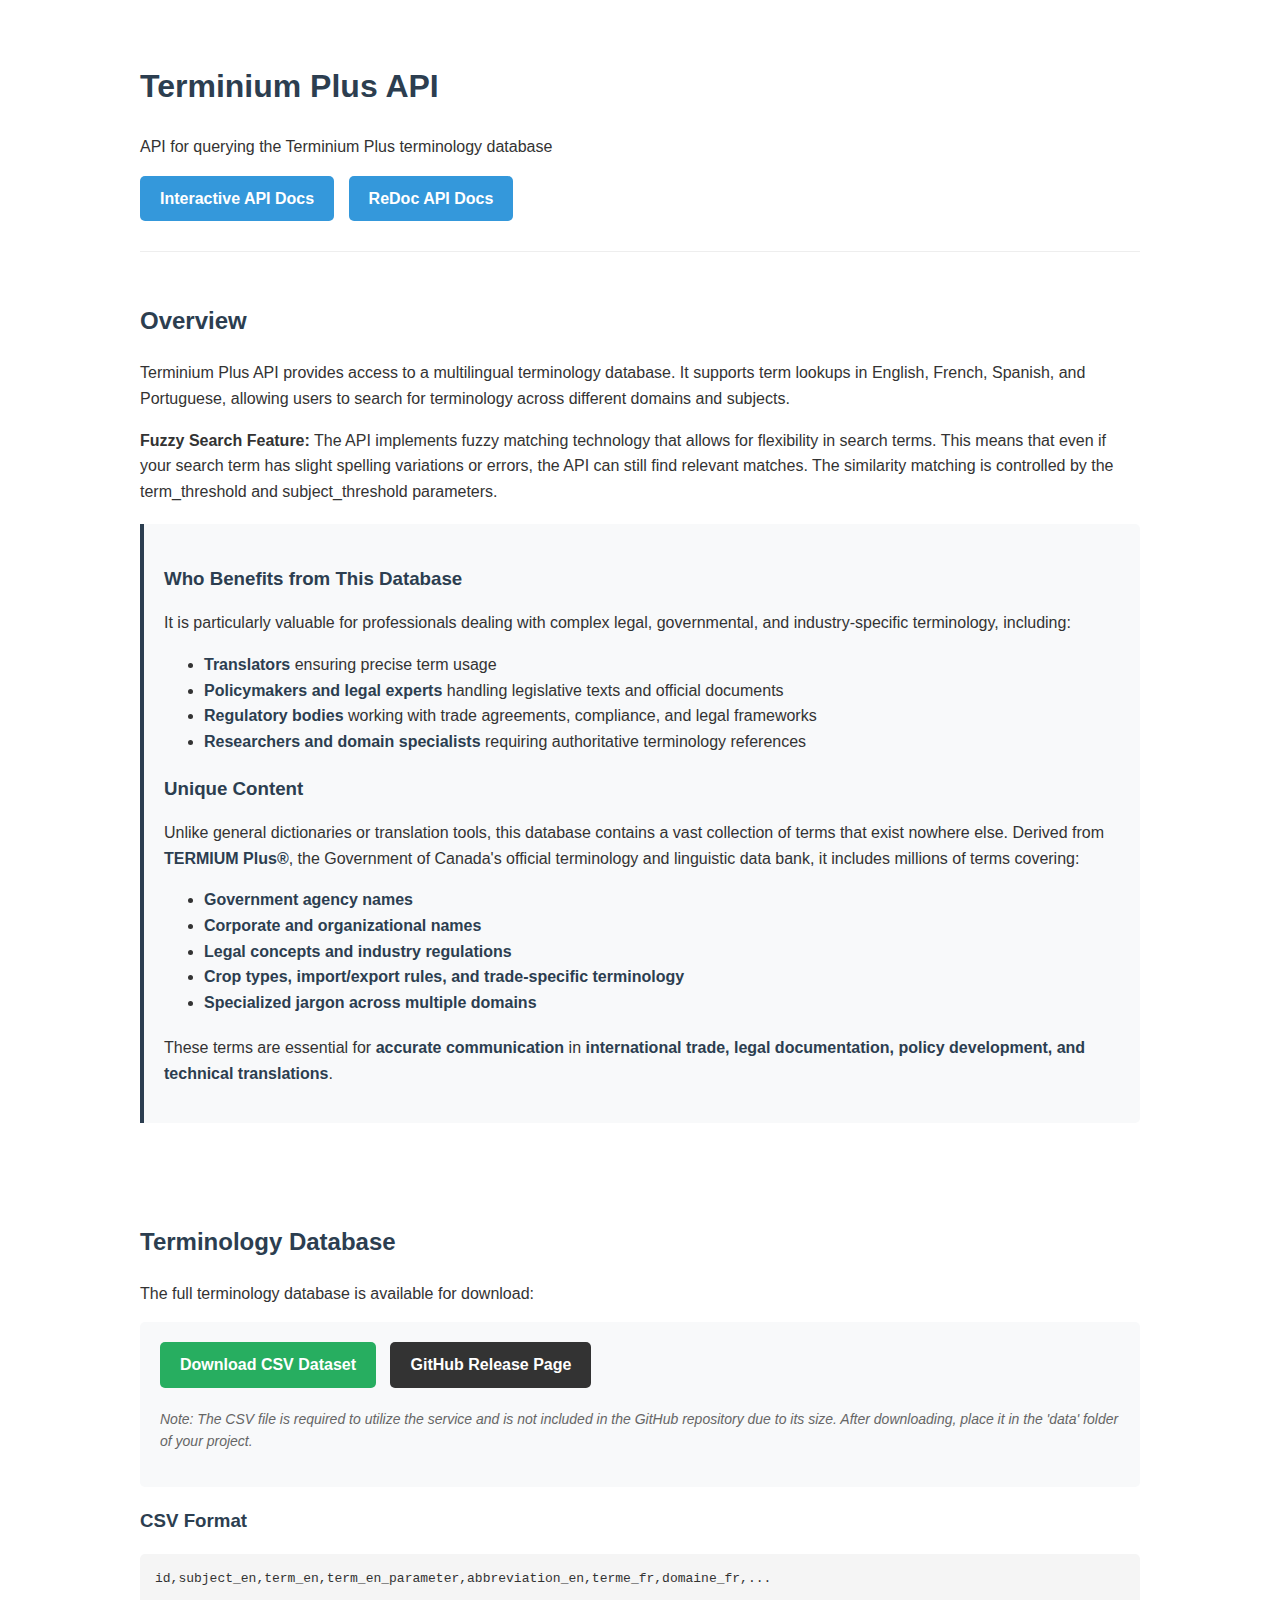
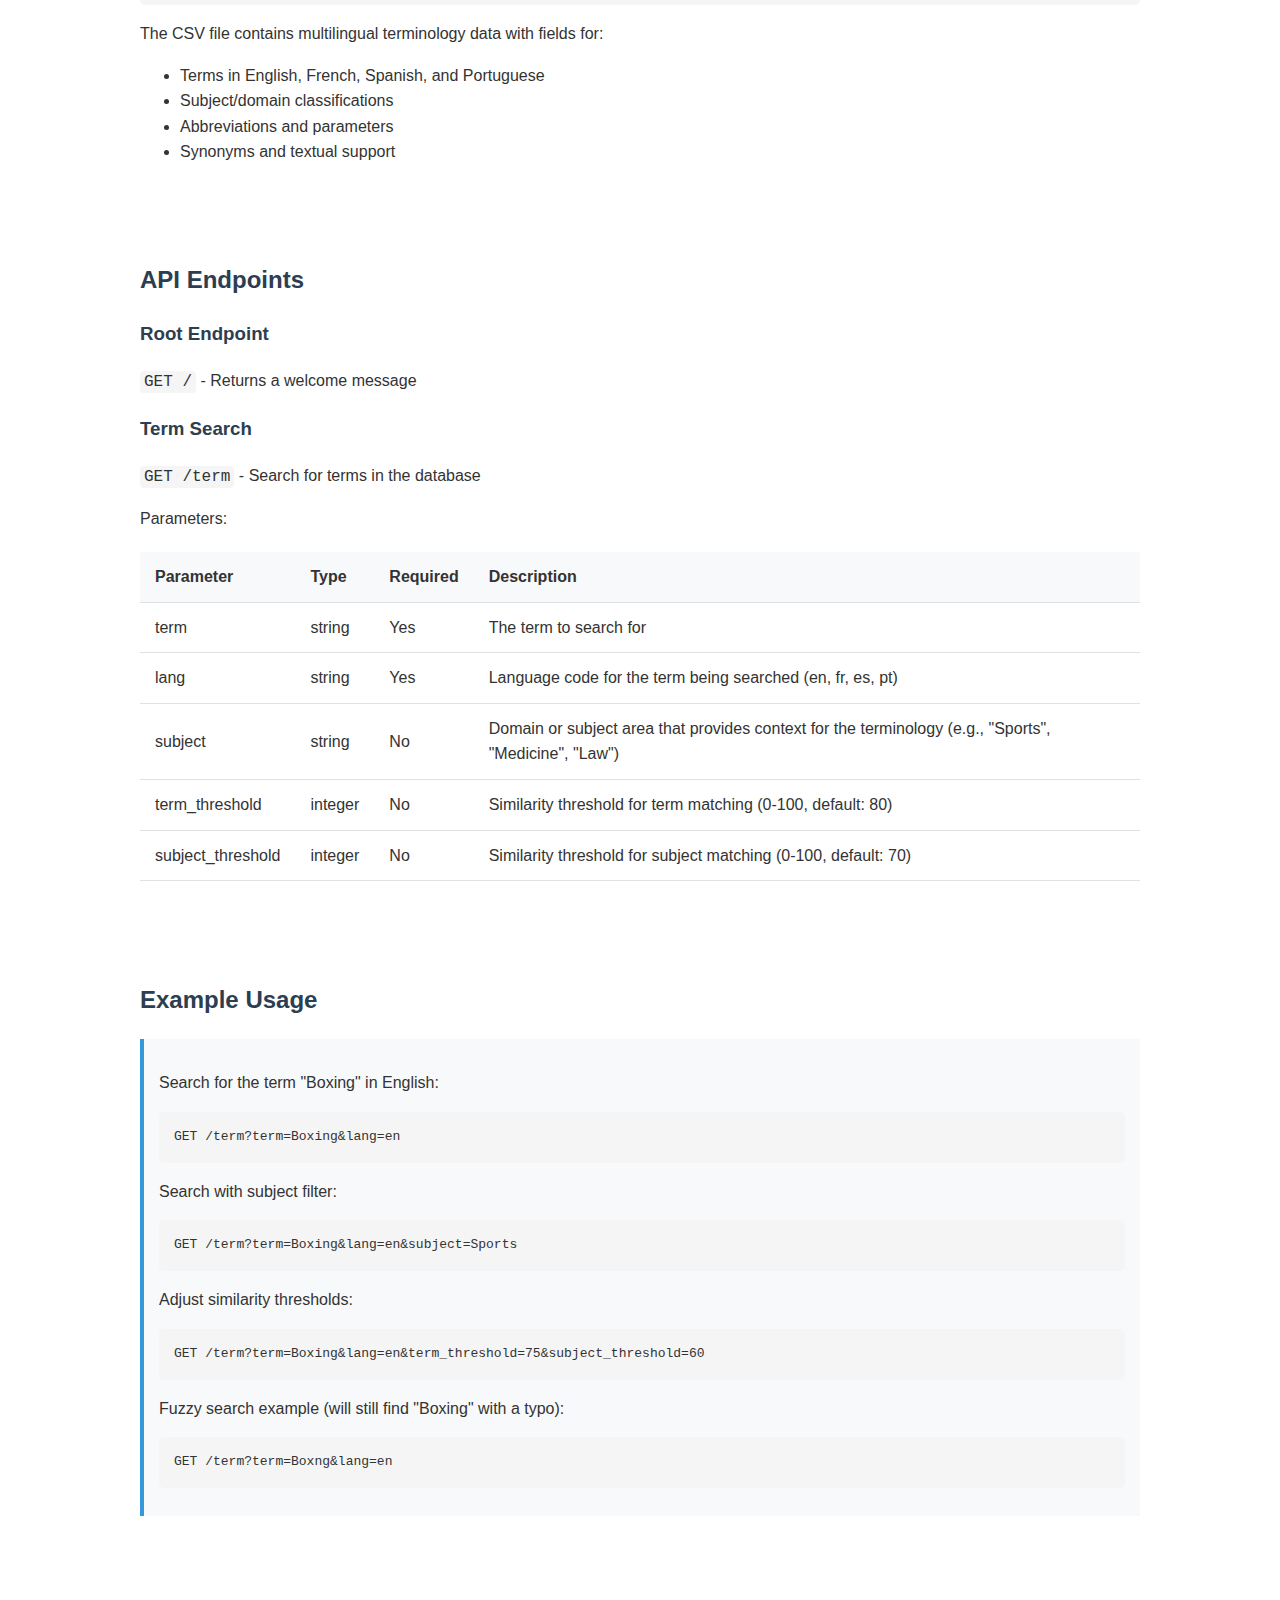
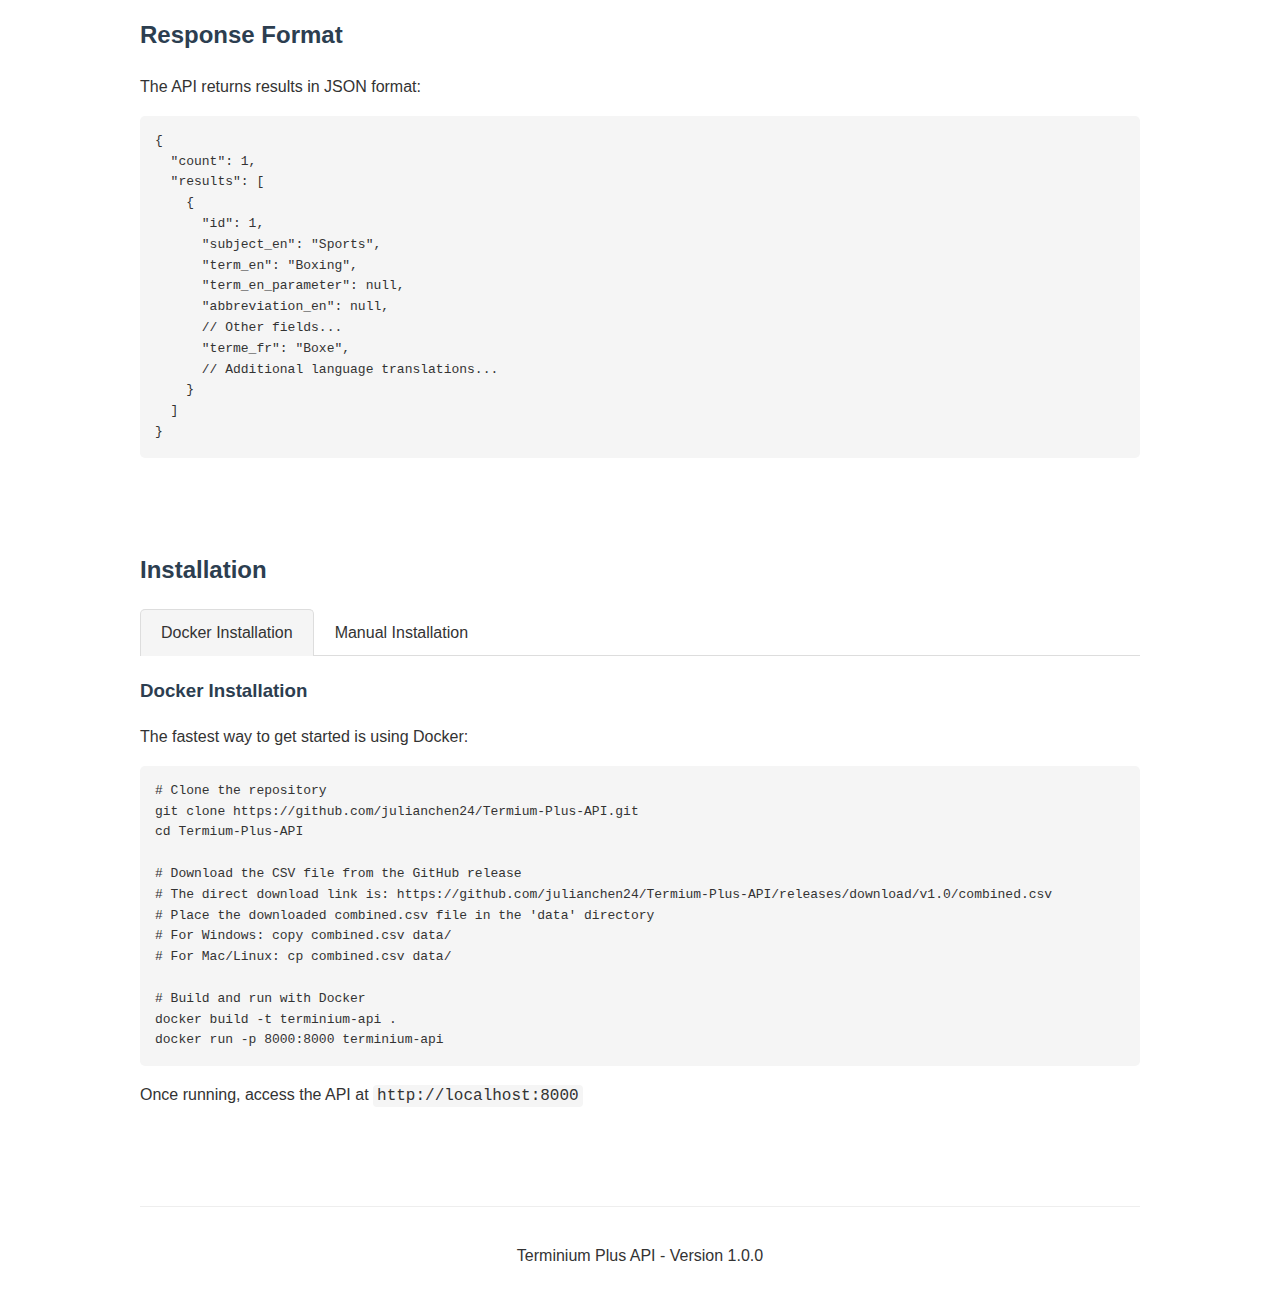
<file: app/static/index.html>
<!DOCTYPE html>
<html lang="en">
<head>
    <meta charset="UTF-8">
    <meta name="viewport" content="width=device-width, initial-scale=1.0">
    <title>Terminium Plus API</title>
    <link rel="stylesheet" href="styles.css">
</head>
<body>
    <div class="header">
        <h1>Terminium Plus API</h1>
        <p>API for querying the Terminium Plus terminology database</p>
        <div>
            <a href="/docs" class="btn">Interactive API Docs</a>
            <a href="/redoc" class="btn">ReDoc API Docs</a>
        </div>
    </div>

    <div class="main">
        <div class="section">
            <h2>Overview</h2>
            <p>
                Terminium Plus API provides access to a multilingual terminology database. 
                It supports term lookups in English, French, Spanish, and Portuguese, allowing users 
                to search for terminology across different domains and subjects.
            </p>
            <p>
                <strong>Fuzzy Search Feature:</strong> The API implements fuzzy matching technology that allows for flexibility in search terms. 
                This means that even if your search term has slight spelling variations or errors, the API can still find relevant matches. 
                The similarity matching is controlled by the term_threshold and subject_threshold parameters.
            </p>
            
            <div class="value-proposition">
                <h3>Who Benefits from This Database</h3>
                <p>It is particularly valuable for professionals dealing with complex legal, governmental, and industry-specific terminology, including:</p>
                <ul>
                    <li><strong>Translators</strong> ensuring precise term usage</li>
                    <li><strong>Policymakers and legal experts</strong> handling legislative texts and official documents</li>
                    <li><strong>Regulatory bodies</strong> working with trade agreements, compliance, and legal frameworks</li>
                    <li><strong>Researchers and domain specialists</strong> requiring authoritative terminology references</li>
                </ul>
                
                <h3>Unique Content</h3>
                <p>Unlike general dictionaries or translation tools, this database contains a vast collection of terms that exist nowhere else. Derived from <strong>TERMIUM Plus®</strong>, the Government of Canada's official terminology and linguistic data bank, it includes millions of terms covering:</p>
                <ul>
                    <li><strong>Government agency names</strong></li>
                    <li><strong>Corporate and organizational names</strong></li>
                    <li><strong>Legal concepts and industry regulations</strong></li>
                    <li><strong>Crop types, import/export rules, and trade-specific terminology</strong></li>
                    <li><strong>Specialized jargon across multiple domains</strong></li>
                </ul>
                <p>These terms are essential for <strong>accurate communication</strong> in <strong>international trade, legal documentation, policy development, and technical translations</strong>.</p>
            </div>
        </div>

        <div class="section">
            <h2>Terminology Database</h2>
            <p>The full terminology database is available for download:</p>
            <div class="download-section">
                <a href="https://github.com/julianchen24/Termium-Plus-API/releases/download/v1.0/combined.csv" class="btn download-btn">Download CSV Dataset</a>
                <a href="https://github.com/julianchen24/Termium-Plus-API/releases/tag/v1.0" class="btn github-btn">GitHub Release Page</a>
                <p class="note">Note: The CSV file is required to utilize the service and is not included in the GitHub repository due to its size. After downloading, place it in the 'data' folder of your project.</p>
            </div>
            
            <h3>CSV Format</h3>
            <pre>id,subject_en,term_en,term_en_parameter,abbreviation_en,terme_fr,domaine_fr,...</pre>
            <p>The CSV file contains multilingual terminology data with fields for:</p>
            <ul>
                <li>Terms in English, French, Spanish, and Portuguese</li>
                <li>Subject/domain classifications</li>
                <li>Abbreviations and parameters</li>
                <li>Synonyms and textual support</li>
            </ul>
        </div>

        <div class="section">
            <h2>API Endpoints</h2>
            
            <h3>Root Endpoint</h3>
            <p><code>GET /</code> - Returns a welcome message</p>

            <h3>Term Search</h3>
            <p><code>GET /term</code> - Search for terms in the database</p>
            <p>Parameters:</p>
            <table>
                <tr>
                    <th>Parameter</th>
                    <th>Type</th>
                    <th>Required</th>
                    <th>Description</th>
                </tr>
                <tr>
                    <td>term</td>
                    <td>string</td>
                    <td>Yes</td>
                    <td>The term to search for</td>
                </tr>
                <tr>
                    <td>lang</td>
                    <td>string</td>
                    <td>Yes</td>
                    <td>Language code for the term being searched (en, fr, es, pt)</td>
                </tr>
                <tr>
                    <td>subject</td>
                    <td>string</td>
                    <td>No</td>
                    <td>Domain or subject area that provides context for the terminology (e.g., "Sports", "Medicine", "Law")</td>
                </tr>
                <tr>
                    <td>term_threshold</td>
                    <td>integer</td>
                    <td>No</td>
                    <td>Similarity threshold for term matching (0-100, default: 80)</td>
                </tr>
                <tr>
                    <td>subject_threshold</td>
                    <td>integer</td>
                    <td>No</td>
                    <td>Similarity threshold for subject matching (0-100, default: 70)</td>
                </tr>
            </table>
        </div>

        <div class="section">
            <h2>Example Usage</h2>
            
            <div class="example">
                <p>Search for the term "Boxing" in English:</p>
                <pre>GET /term?term=Boxing&lang=en</pre>
                
                <p>Search with subject filter:</p>
                <pre>GET /term?term=Boxing&lang=en&subject=Sports</pre>
                
                <p>Adjust similarity thresholds:</p>
                <pre>GET /term?term=Boxing&lang=en&term_threshold=75&subject_threshold=60</pre>
                
                <p>Fuzzy search example (will still find "Boxing" with a typo):</p>
                <pre>GET /term?term=Boxng&lang=en</pre>
            </div>
        </div>

        <div class="section">
            <h2>Response Format</h2>
            <p>The API returns results in JSON format:</p>
            <pre>{
  "count": 1,
  "results": [
    {
      "id": 1,
      "subject_en": "Sports",
      "term_en": "Boxing",
      "term_en_parameter": null,
      "abbreviation_en": null,
      // Other fields...
      "terme_fr": "Boxe",
      // Additional language translations...
    }
  ]
}</pre>
        </div>

        <div class="section">
            <h2>Installation</h2>
            
            <div class="installation-tabs">
                <div class="tab active" data-tab="docker">Docker Installation</div>
                <div class="tab" data-tab="manual">Manual Installation</div>
            </div>
            
            <div id="docker-install" class="tab-content active">
                <h3>Docker Installation</h3>
                <p>The fastest way to get started is using Docker:</p>
                <pre>
# Clone the repository
git clone https://github.com/julianchen24/Termium-Plus-API.git
cd Termium-Plus-API

# Download the CSV file from the GitHub release
# The direct download link is: https://github.com/julianchen24/Termium-Plus-API/releases/download/v1.0/combined.csv
# Place the downloaded combined.csv file in the 'data' directory
# For Windows: copy combined.csv data/
# For Mac/Linux: cp combined.csv data/

# Build and run with Docker
docker build -t terminium-api .
docker run -p 8000:8000 terminium-api
</pre>
                <p>Once running, access the API at <code>http://localhost:8000</code></p>
            </div>
            
            <div id="manual-install" class="tab-content">
                <h3>Manual Installation</h3>
                <p>If you prefer to run without Docker:</p>
                <pre>
# Clone the repository
git clone https://github.com/julianchen24/Termium-Plus-API.git
cd Termium-Plus-API

# Create and activate virtual environment
python -m venv venv
venv\Scripts\Activate.ps1  # Windows
source venv/bin/activate   # Linux/Mac

# Install dependencies
pip install -r requirements.txt

# Download the CSV file from the GitHub release
# The direct download link is: https://github.com/julianchen24/Termium-Plus-API/releases/download/v1.0/combined.csv
# Place the downloaded combined.csv file in the 'data' directory
# For Windows: copy combined.csv data/
# For Mac/Linux: cp combined.csv data/

# Initialize the database
python scripts/db_setup.py
python scripts/import_data.py

# Run the API
uvicorn app.main:app --reload
</pre>
                <p>Once running, access the API at <code>http://localhost:8000</code></p>
            </div>
        </div>
    </div>

    <footer>
        <p>Terminium Plus API - Version 1.0.0</p>
    </footer>
    <script src="tab-script.js"></script>
</body>
</html>
</file>
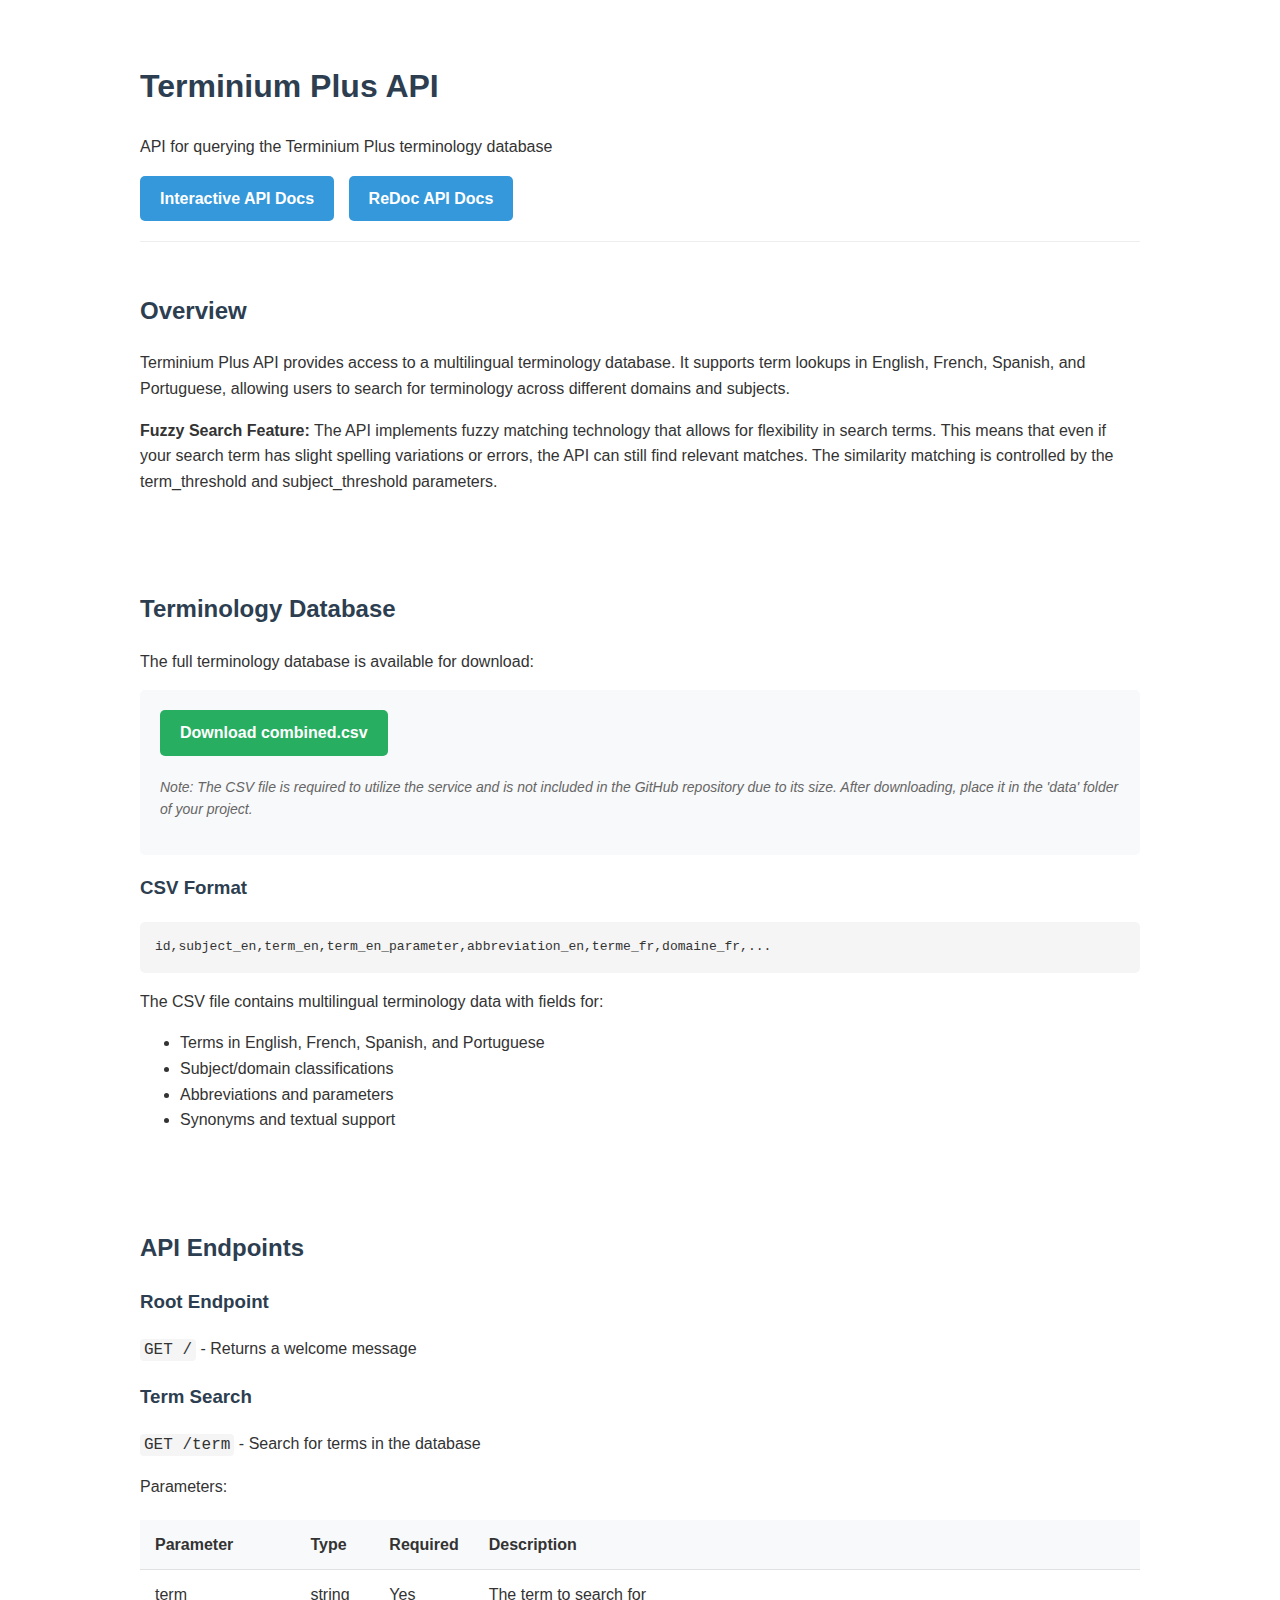
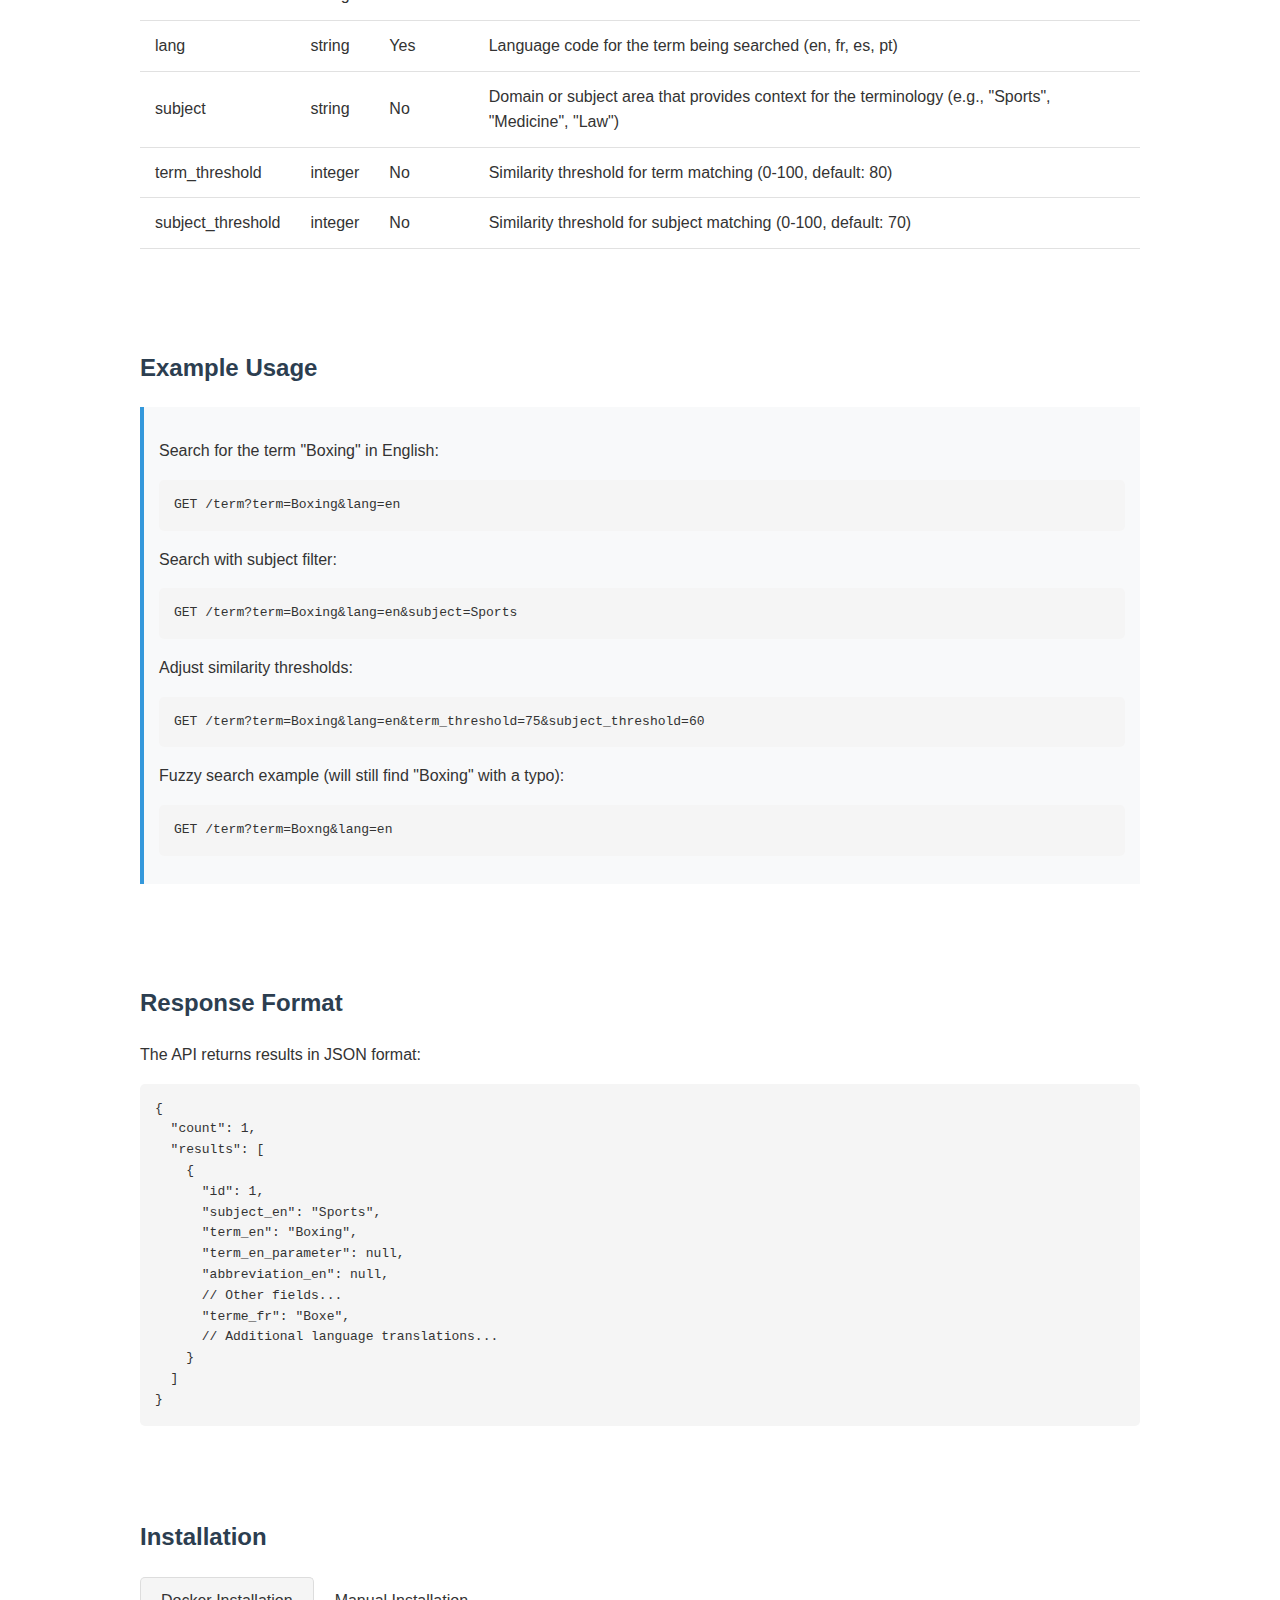
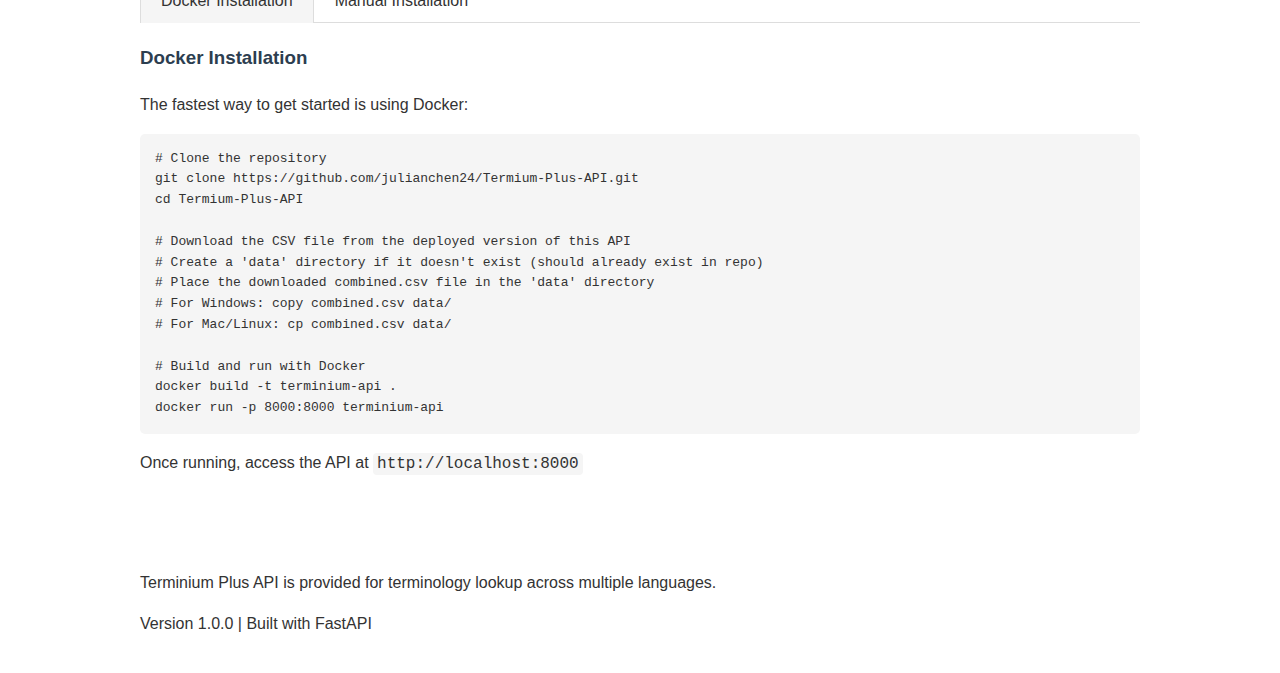
<file: Termium API/app/static/index.html>
<!DOCTYPE html>
<html lang="en">
<head>
    <meta charset="UTF-8">
    <meta name="viewport" content="width=device-width, initial-scale=1.0">
    <title>Terminium Plus API</title>
    <link rel="stylesheet" href="styles.css">
</head>
<body>
    <div class="header">
        <h1>Terminium Plus API</h1>
        <p>API for querying the Terminium Plus terminology database</p>
        <div>
            <a href="/docs" class="btn">Interactive API Docs</a>
            <a href="/redoc" class="btn">ReDoc API Docs</a>
        </div>
    </div>

    <div class="main">
        <div class="section">
            <h2>Overview</h2>
            <p>
                Terminium Plus API provides access to a multilingual terminology database. 
                It supports term lookups in English, French, Spanish, and Portuguese, allowing users 
                to search for terminology across different domains and subjects.
            </p>
            <p>
                <strong>Fuzzy Search Feature:</strong> The API implements fuzzy matching technology that allows for flexibility in search terms. 
                This means that even if your search term has slight spelling variations or errors, the API can still find relevant matches. 
                The similarity matching is controlled by the term_threshold and subject_threshold parameters.
            </p>
        </div>

        <div class="section">
            <h2>Terminology Database</h2>
            <p>The full terminology database is available for download:</p>
            <div class="download-section">
                <a href="/data/combined.csv" class="btn download-btn">Download combined.csv</a>
                <p class="note">Note: The CSV file is required to utilize the service and is not included in the GitHub repository due to its size. After downloading, place it in the 'data' folder of your project.</p>
            </div>
            
            <h3>CSV Format</h3>
            <pre>id,subject_en,term_en,term_en_parameter,abbreviation_en,terme_fr,domaine_fr,...</pre>
            <p>The CSV file contains multilingual terminology data with fields for:</p>
            <ul>
                <li>Terms in English, French, Spanish, and Portuguese</li>
                <li>Subject/domain classifications</li>
                <li>Abbreviations and parameters</li>
                <li>Synonyms and textual support</li>
            </ul>
        </div>

        <div class="section">
            <h2>API Endpoints</h2>
            
            <h3>Root Endpoint</h3>
            <p><code>GET /</code> - Returns a welcome message</p>

            <h3>Term Search</h3>
            <p><code>GET /term</code> - Search for terms in the database</p>
            <p>Parameters:</p>
            <table>
                <tr>
                    <th>Parameter</th>
                    <th>Type</th>
                    <th>Required</th>
                    <th>Description</th>
                </tr>
                <tr>
                    <td>term</td>
                    <td>string</td>
                    <td>Yes</td>
                    <td>The term to search for</td>
                </tr>
                <tr>
                    <td>lang</td>
                    <td>string</td>
                    <td>Yes</td>
                    <td>Language code for the term being searched (en, fr, es, pt)</td>
                </tr>
                <tr>
                    <td>subject</td>
                    <td>string</td>
                    <td>No</td>
                    <td>Domain or subject area that provides context for the terminology (e.g., "Sports", "Medicine", "Law")</td>
                </tr>
                <tr>
                    <td>term_threshold</td>
                    <td>integer</td>
                    <td>No</td>
                    <td>Similarity threshold for term matching (0-100, default: 80)</td>
                </tr>
                <tr>
                    <td>subject_threshold</td>
                    <td>integer</td>
                    <td>No</td>
                    <td>Similarity threshold for subject matching (0-100, default: 70)</td>
                </tr>
            </table>
        </div>

        <div class="section">
            <h2>Example Usage</h2>
            
            <div class="example">
                <p>Search for the term "Boxing" in English:</p>
                <pre>GET /term?term=Boxing&lang=en</pre>
                
                <p>Search with subject filter:</p>
                <pre>GET /term?term=Boxing&lang=en&subject=Sports</pre>
                
                <p>Adjust similarity thresholds:</p>
                <pre>GET /term?term=Boxing&lang=en&term_threshold=75&subject_threshold=60</pre>
                
                <p>Fuzzy search example (will still find "Boxing" with a typo):</p>
                <pre>GET /term?term=Boxng&lang=en</pre>
            </div>
        </div>

        <div class="section">
            <h2>Response Format</h2>
            <p>The API returns results in JSON format:</p>
            <pre>{
  "count": 1,
  "results": [
    {
      "id": 1,
      "subject_en": "Sports",
      "term_en": "Boxing",
      "term_en_parameter": null,
      "abbreviation_en": null,
      // Other fields...
      "terme_fr": "Boxe",
      // Additional language translations...
    }
  ]
}</pre>
        </div>

        <div class="section">
            <h2>Installation</h2>
            
            <div class="installation-tabs">
                <div class="tab active" data-tab="docker">Docker Installation</div>
                <div class="tab" data-tab="manual">Manual Installation</div>
            </div>
            
            <div id="docker-install" class="tab-content active">
                <h3>Docker Installation</h3>
                <p>The fastest way to get started is using Docker:</p>
                <pre>
# Clone the repository
git clone https://github.com/julianchen24/Termium-Plus-API.git
cd Termium-Plus-API

# Download the CSV file from the deployed version of this API
# Create a 'data' directory if it doesn't exist (should already exist in repo)
# Place the downloaded combined.csv file in the 'data' directory
# For Windows: copy combined.csv data/
# For Mac/Linux: cp combined.csv data/

# Build and run with Docker
docker build -t terminium-api .
docker run -p 8000:8000 terminium-api
</pre>
                <p>Once running, access the API at <code>http://localhost:8000</code></p>
            </div>
            
            <div id="manual-install" class="tab-content">
                <h3>Manual Installation</h3>
                <p>If you prefer to run without Docker:</p>
                <pre>
# Clone the repository
git clone https://github.com/julianchen24/Termium-Plus-API.git
cd Termium-Plus-API

# Create and activate virtual environment
python -m venv venv
venv\Scripts\Activate.ps1  # Windows
source venv/bin/activate   # Linux/Mac

# Install dependencies
pip install -r requirements.txt

# Download the CSV file from the deployed version of this API
# Place the downloaded combined.csv file in the 'data' directory
# The 'data' directory should already exist in the repository
# For Windows: copy combined.csv data/
# For Mac/Linux: cp combined.csv data/

# Initialize the database
python scripts/db_setup.py
python scripts/import_data.py

# Run the API
uvicorn app.main:app --reload
</pre>
                <p>Once running, access the API at <code>http://localhost:8000</code></p>
            </div>
        </div>
        <div class="footer">
            <p>Terminium Plus API is provided for terminology lookup across multiple languages.</p>
            <p>Version 1.0.0 | Built with FastAPI</p>
        </div>
    <script src="tab-script.js"></script>
</body>
</html>
</file>
<file: app/static/styles.css>
body {
    font-family: -apple-system, BlinkMacSystemFont, 'Segoe UI', Roboto, Oxygen, Ubuntu, Cantarell, 'Open Sans', 'Helvetica Neue', sans-serif;
    line-height: 1.6;
    color: #333;
    max-width: 1000px;
    margin: 0 auto;
    padding: 20px;
}

h1, h2, h3 {
    color: #2c3e50;
}

.header {
    padding: 20px 0;
    border-bottom: 1px solid #eee;
    margin-bottom: 30px;
}

.main {
    display: flex;
    flex-direction: column;
    gap: 30px;
}

.section {
    margin-bottom: 30px;
}

code {
    background-color: #f5f5f5;
    padding: 2px 4px;
    border-radius: 4px;
    font-family: 'Courier New', Courier, monospace;
}

pre {
    background-color: #f5f5f5;
    padding: 15px;
    border-radius: 5px;
    overflow-x: auto;
}

.btn {
    display: inline-block;
    background-color: #3498db;
    color: white;
    padding: 10px 20px;
    text-decoration: none;
    border-radius: 5px;
    font-weight: bold;
    margin-right: 10px;
    margin-bottom: 10px;
}

.btn:hover {
    background-color: #2980b9;
}

.download-btn {
    background-color: #27ae60;
}

.download-btn:hover {
    background-color: #219653;
}

.github-btn {
    background-color: #333;
}

.github-btn:hover {
    background-color: #000;
}

.download-section {
    background-color: #f8f9fa;
    padding: 20px;
    border-radius: 5px;
    margin: 15px 0;
}

.note {
    color: #666;
    font-size: 14px;
    font-style: italic;
    margin-top: 10px;
}

table {
    width: 100%;
    border-collapse: collapse;
    margin: 20px 0;
}

th, td {
    padding: 12px 15px;
    text-align: left;
    border-bottom: 1px solid #e1e1e1;
}

th {
    background-color: #f8f9fa;
}

.example {
    margin: 20px 0;
    padding: 15px;
    background-color: #f8f9fa;
    border-left: 4px solid #3498db;
}

.installation-tabs {
    display: flex;
    border-bottom: 1px solid #ddd;
    margin-bottom: 20px;
}

.tab {
    padding: 10px 20px;
    cursor: pointer;
    border: 1px solid transparent;
    border-bottom: none;
    margin-bottom: -1px;
}

.tab.active {
    border-color: #ddd;
    border-radius: 5px 5px 0 0;
    background-color: #f5f5f5;
}

.value-proposition {
    border-left: 4px solid #2c3e50;
    padding-left: 20px;
    margin: 20px 0;
    background-color: #f8f9fa;
    padding: 20px;
    border-radius: 0 5px 5px 0;
}

.value-proposition h3 {
    color: #2c3e50;
    margin-top: 20px;
    margin-bottom: 10px;
}

.value-proposition ul {
    margin-bottom: 20px;
}

.value-proposition strong {
    color: #2c3e50;
}

.tab-content {
    display: none;
}

.tab-content.active {
    display: block;
}

footer {
    margin-top: 50px;
    padding-top: 20px;
    border-top: 1px solid #eee;
    text-align: center;
}
</file>
<file: Termium API/app/static/styles.css>
body {
    font-family: -apple-system, BlinkMacSystemFont, 'Segoe UI', Roboto, Oxygen, Ubuntu, Cantarell, 'Open Sans', 'Helvetica Neue', sans-serif;
    line-height: 1.6;
    color: #333;
    max-width: 1000px;
    margin: 0 auto;
    padding: 20px;
}

h1, h2, h3 {
    color: #2c3e50;
}

.header {
    padding: 20px 0;
    border-bottom: 1px solid #eee;
    margin-bottom: 30px;
}

.main {
    display: flex;
    flex-direction: column;
    gap: 30px;
}

.section {
    margin-bottom: 30px;
}

code {
    background-color: #f5f5f5;
    padding: 2px 4px;
    border-radius: 4px;
    font-family: 'Courier New', Courier, monospace;
}

pre {
    background-color: #f5f5f5;
    padding: 15px;
    border-radius: 5px;
    overflow-x: auto;
}

.btn {
    display: inline-block;
    background-color: #3498db;
    color: white;
    padding: 10px 20px;
    text-decoration: none;
    border-radius: 5px;
    font-weight: bold;
    margin-right: 10px;
}

.btn:hover {
    background-color: #2980b9;
}

.download-btn {
    background-color: #27ae60;
    margin-bottom: 10px;
}

.download-btn:hover {
    background-color: #219653;
}

.download-section {
    background-color: #f8f9fa;
    padding: 20px;
    border-radius: 5px;
    margin: 15px 0;
}

.note {
    color: #666;
    font-size: 14px;
    font-style: italic;
    margin-top: 10px;
}

table {
    width: 100%;
    border-collapse: collapse;
    margin: 20px 0;
}

th, td {
    padding: 12px 15px;
    text-align: left;
    border-bottom: 1px solid #e1e1e1;
}

th {
    background-color: #f8f9fa;
}

.example {
    margin: 20px 0;
    padding: 15px;
    background-color: #f8f9fa;
    border-left: 4px solid #3498db;
}

.installation-tabs {
    display: flex;
    border-bottom: 1px solid #ddd;
    margin-bottom: 20px;
}

.tab {
    padding: 10px 20px;
    cursor: pointer;
    border: 1px solid transparent;
    border-bottom: none;
    margin-bottom: -1px;
}

.tab.active {
    border-color: #ddd;
    border-radius: 5px 5px 0 0;
    background-color: #f5f5f5;
}

.tab-content {
    display: none;
}

.tab-content.active {
    display: block;
}

footer {
    margin-top: 50px;
    padding-top: 20px;
    border-top: 1px solid #eee;
    text-align: center;
}
</file>
